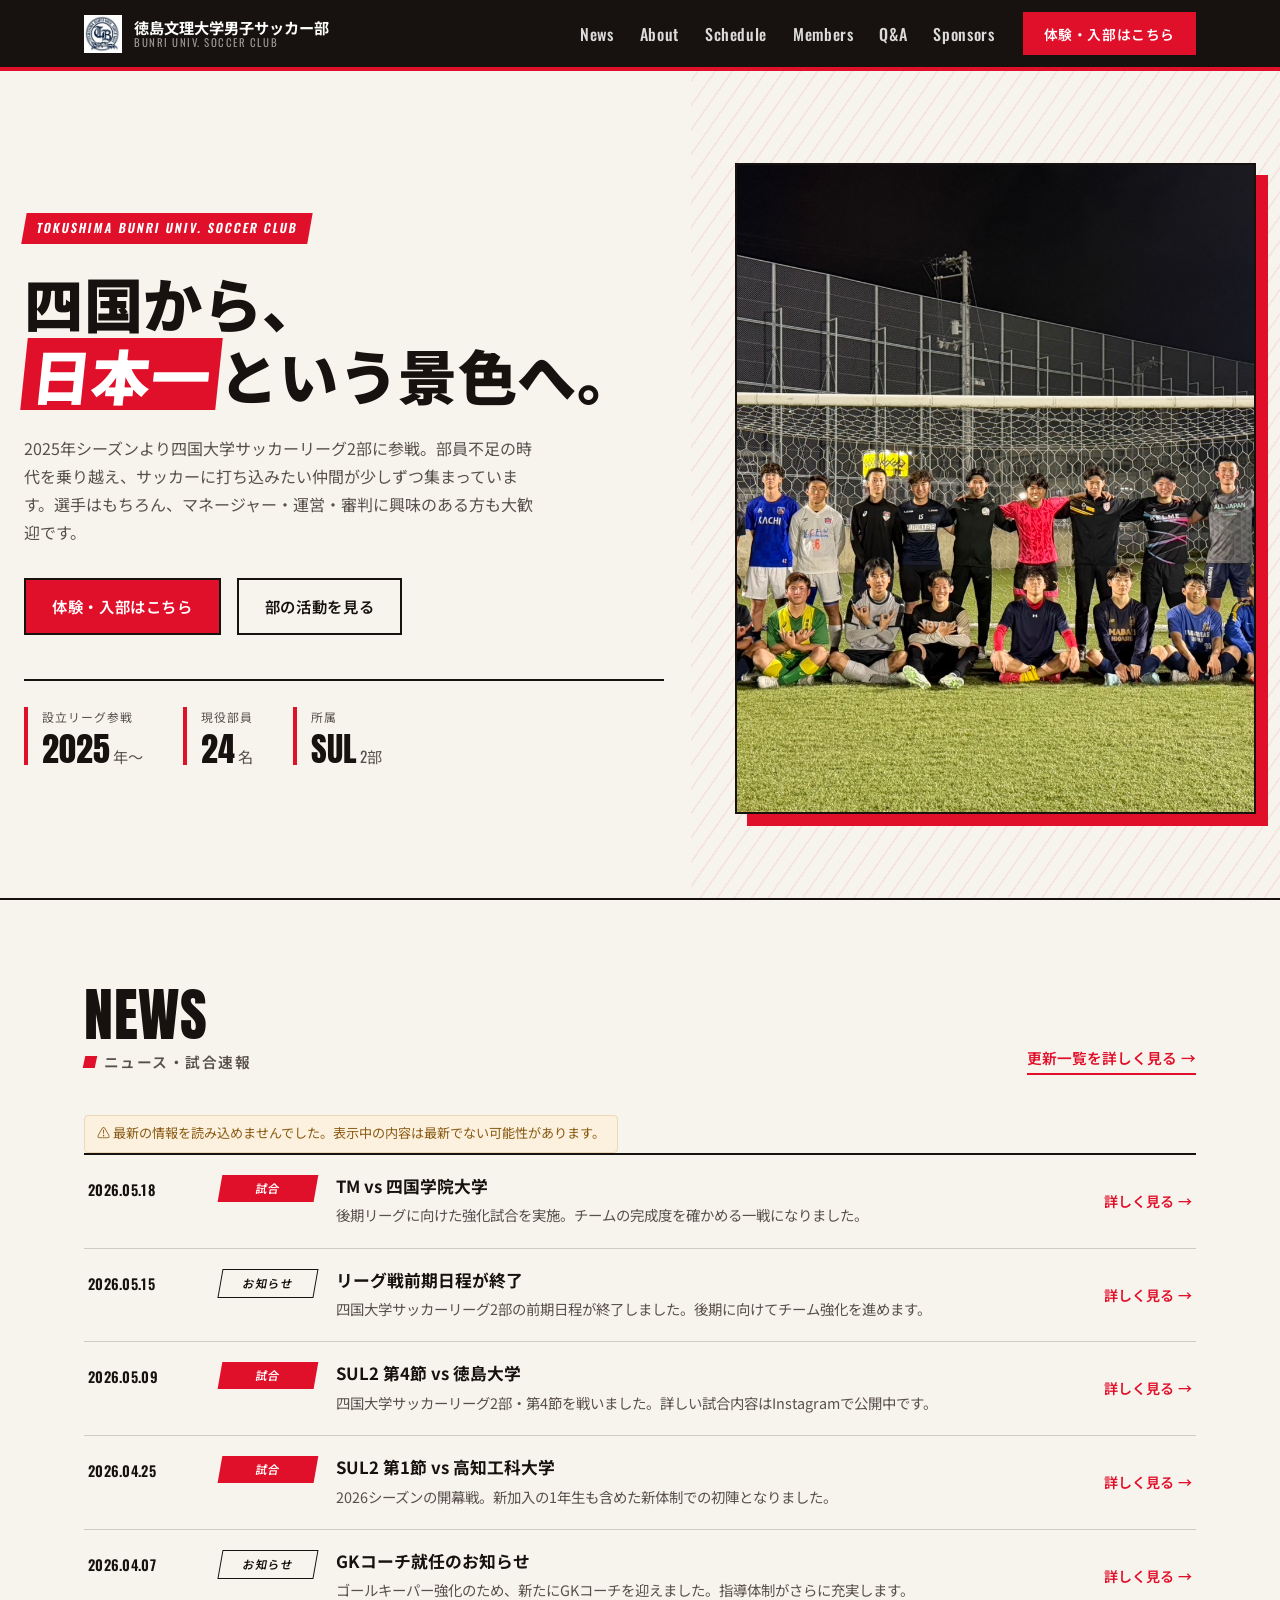
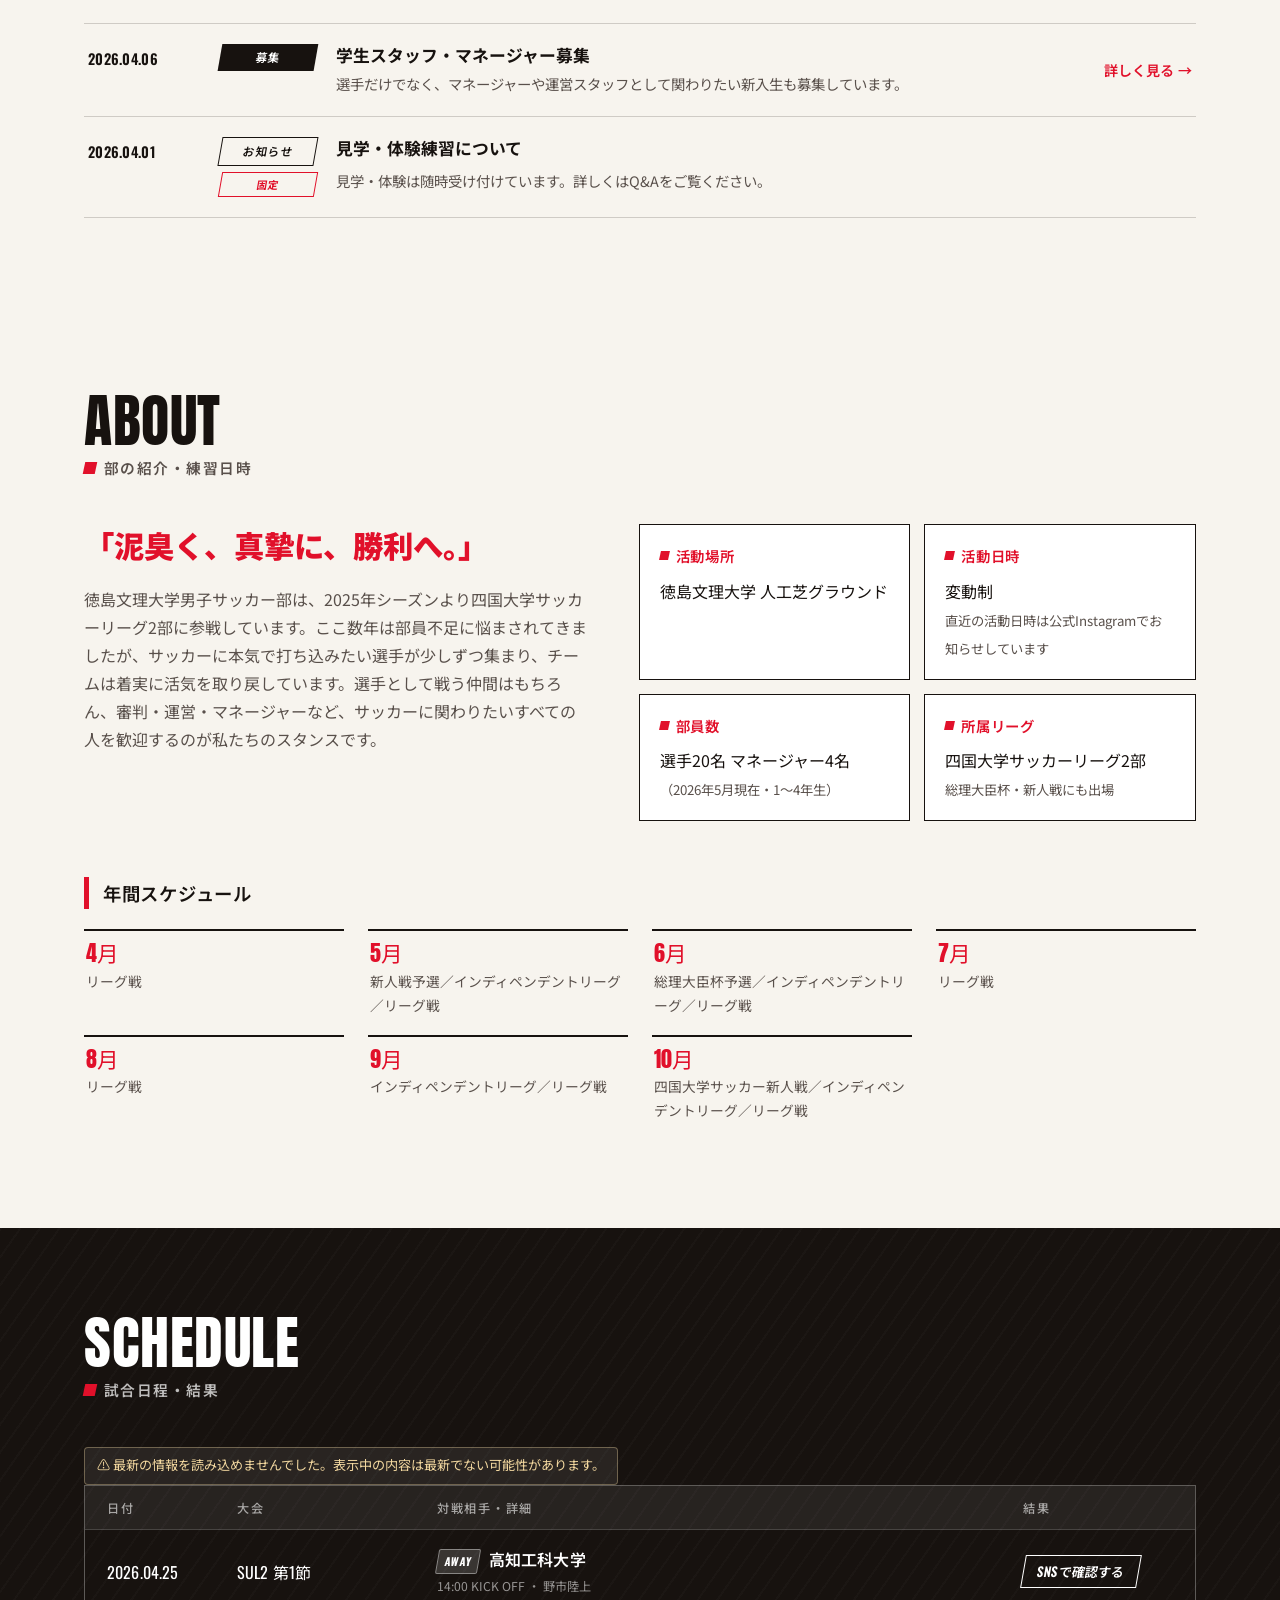
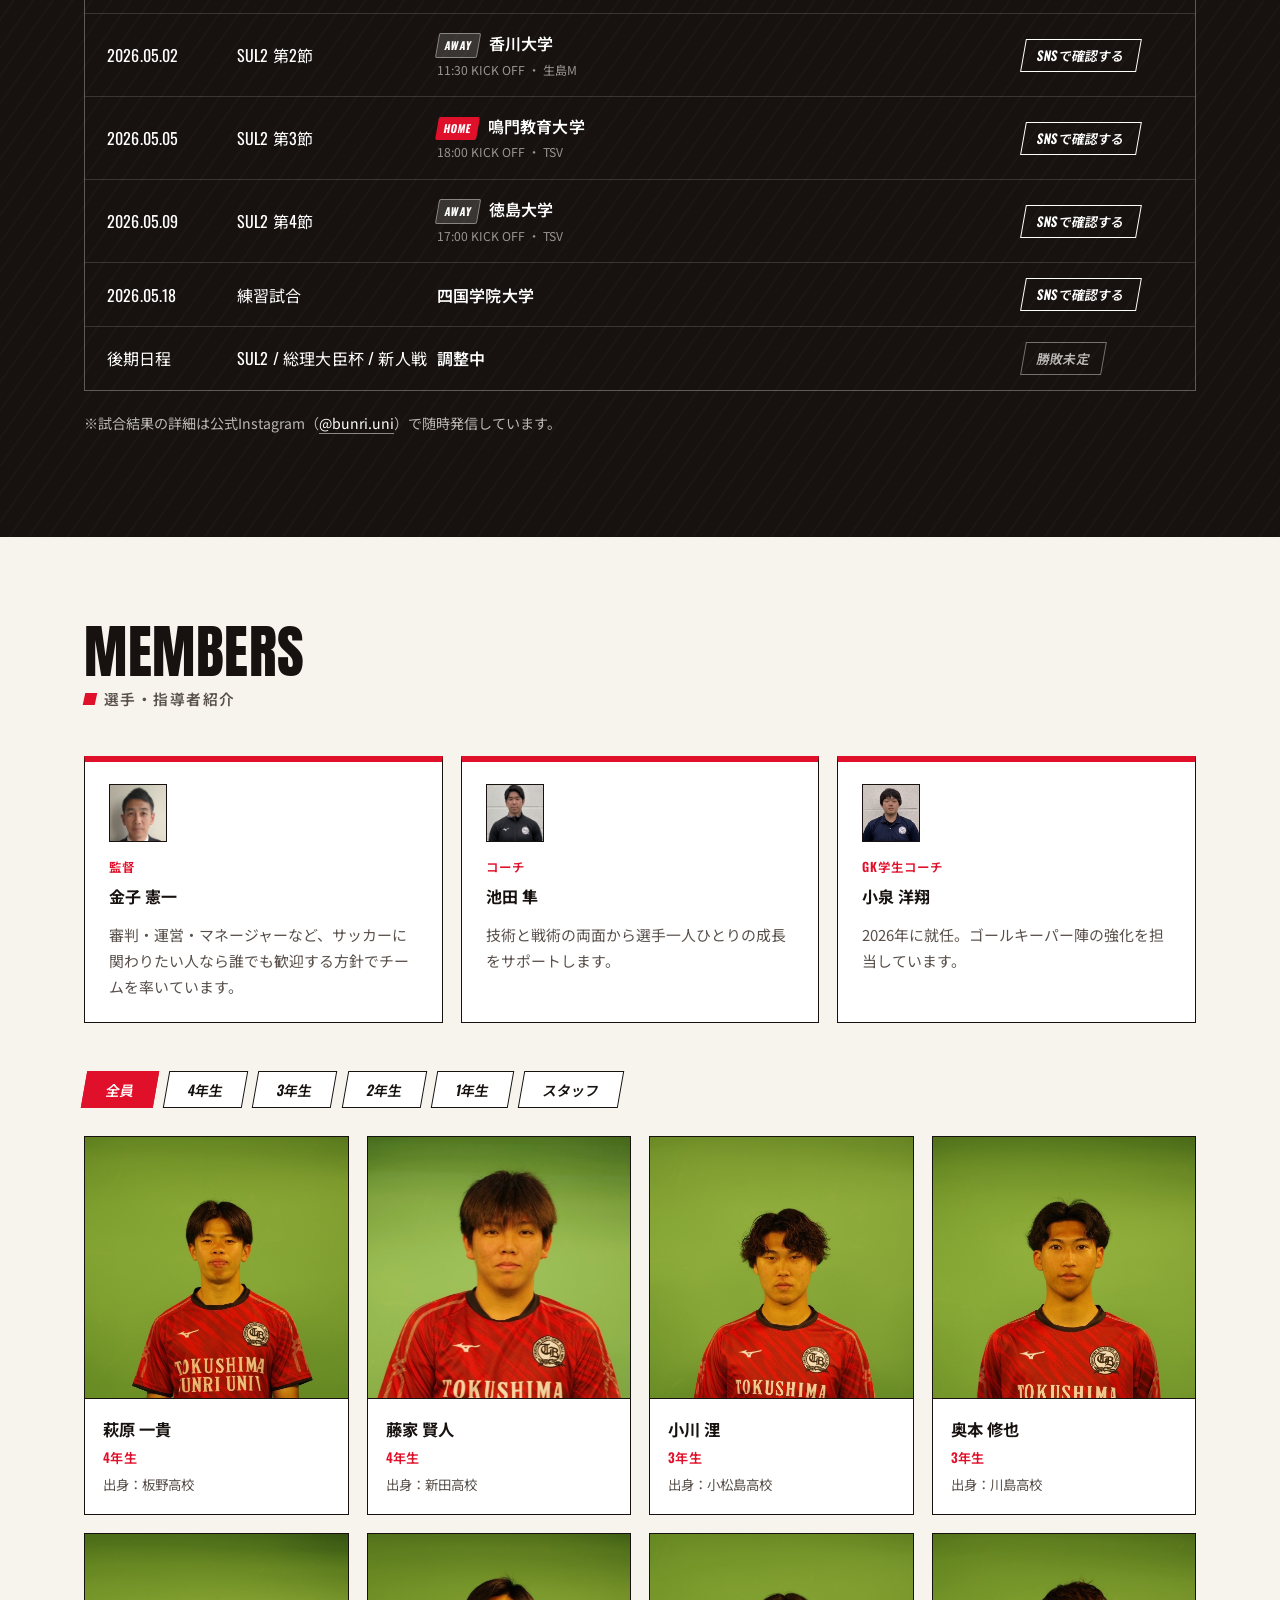
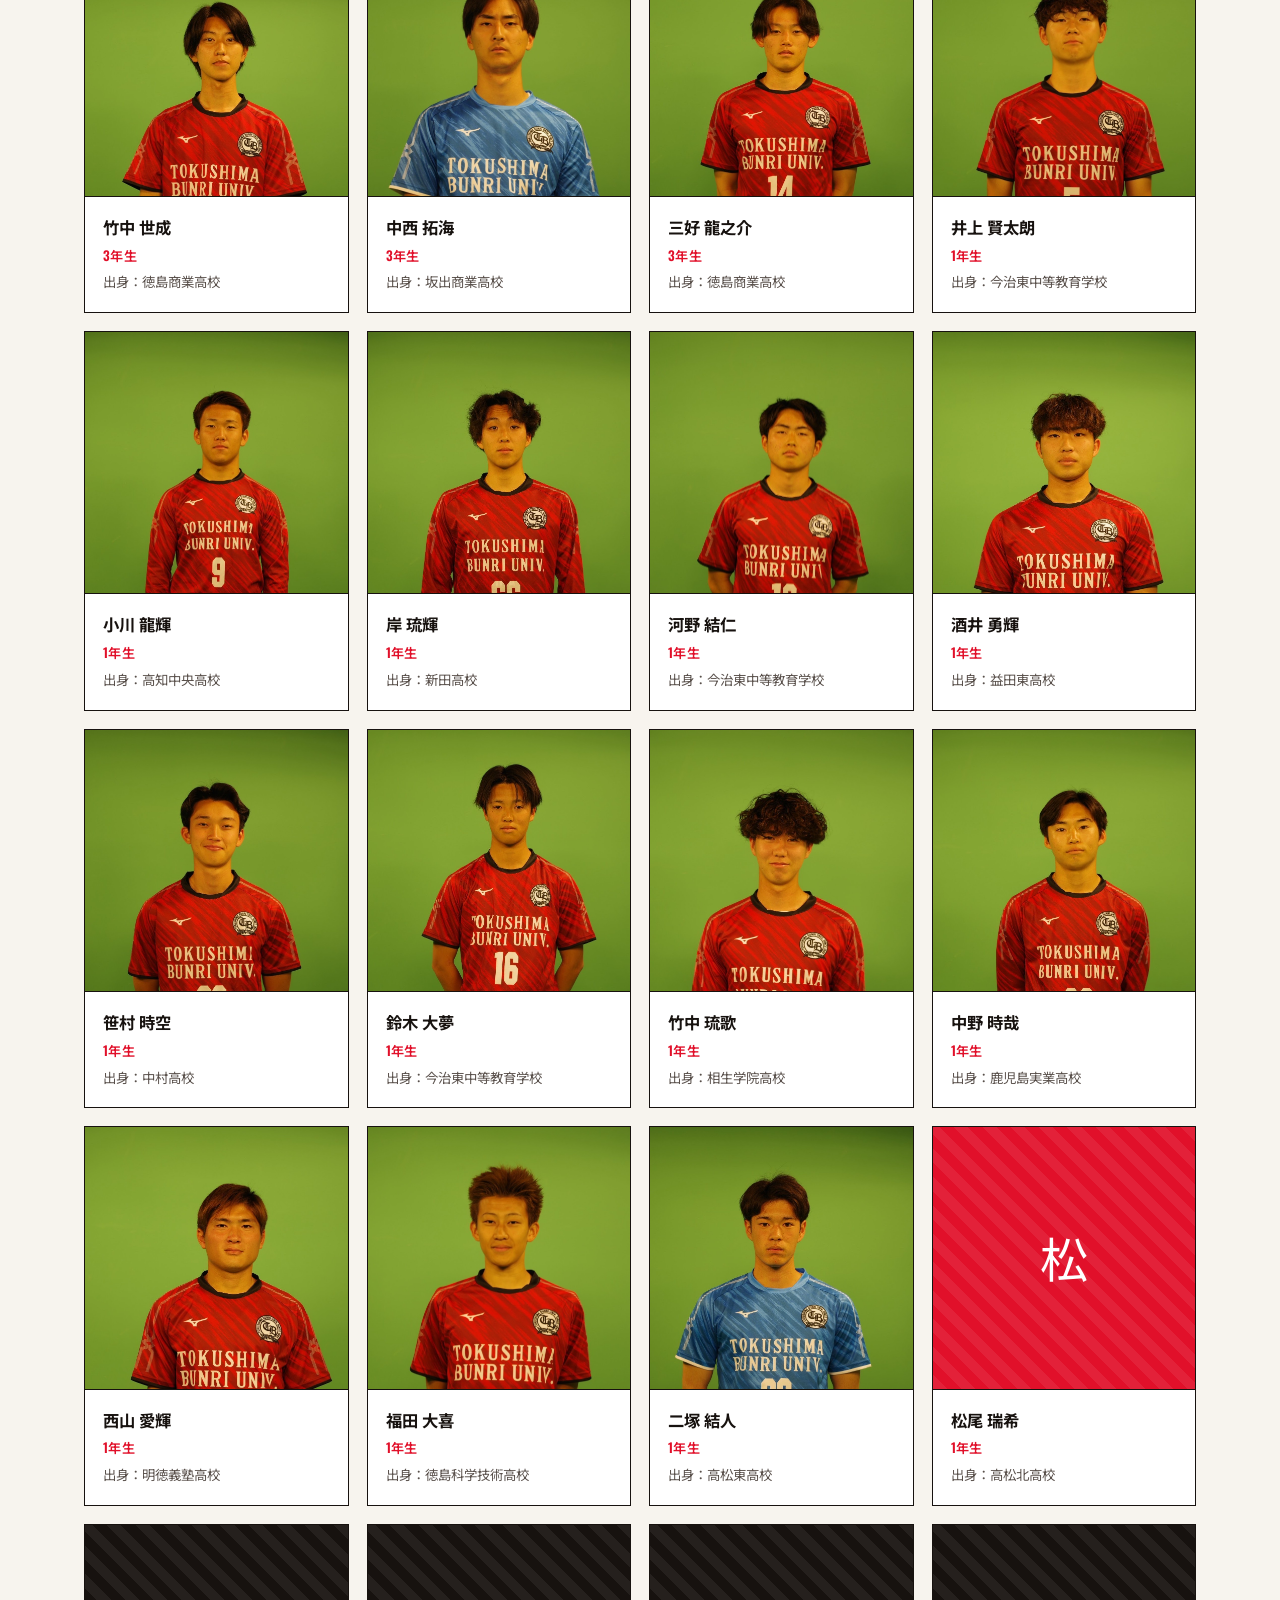
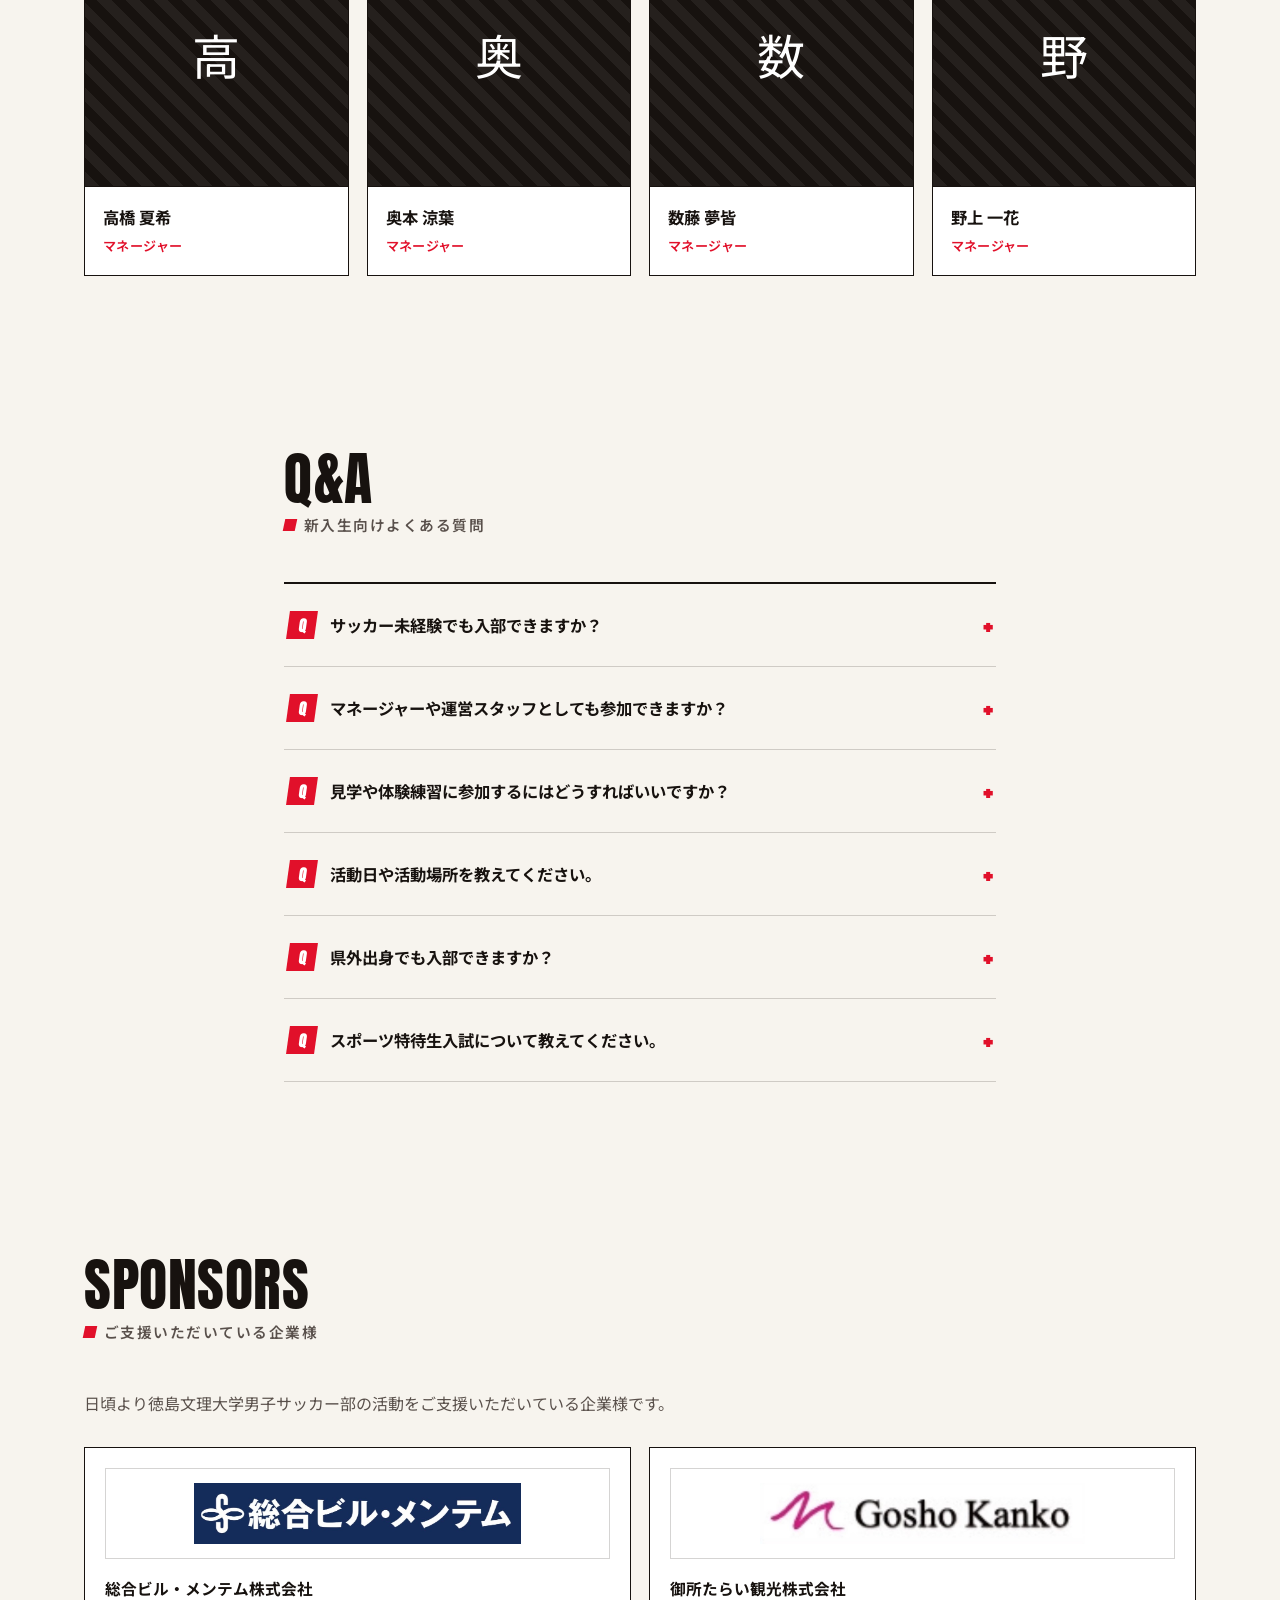
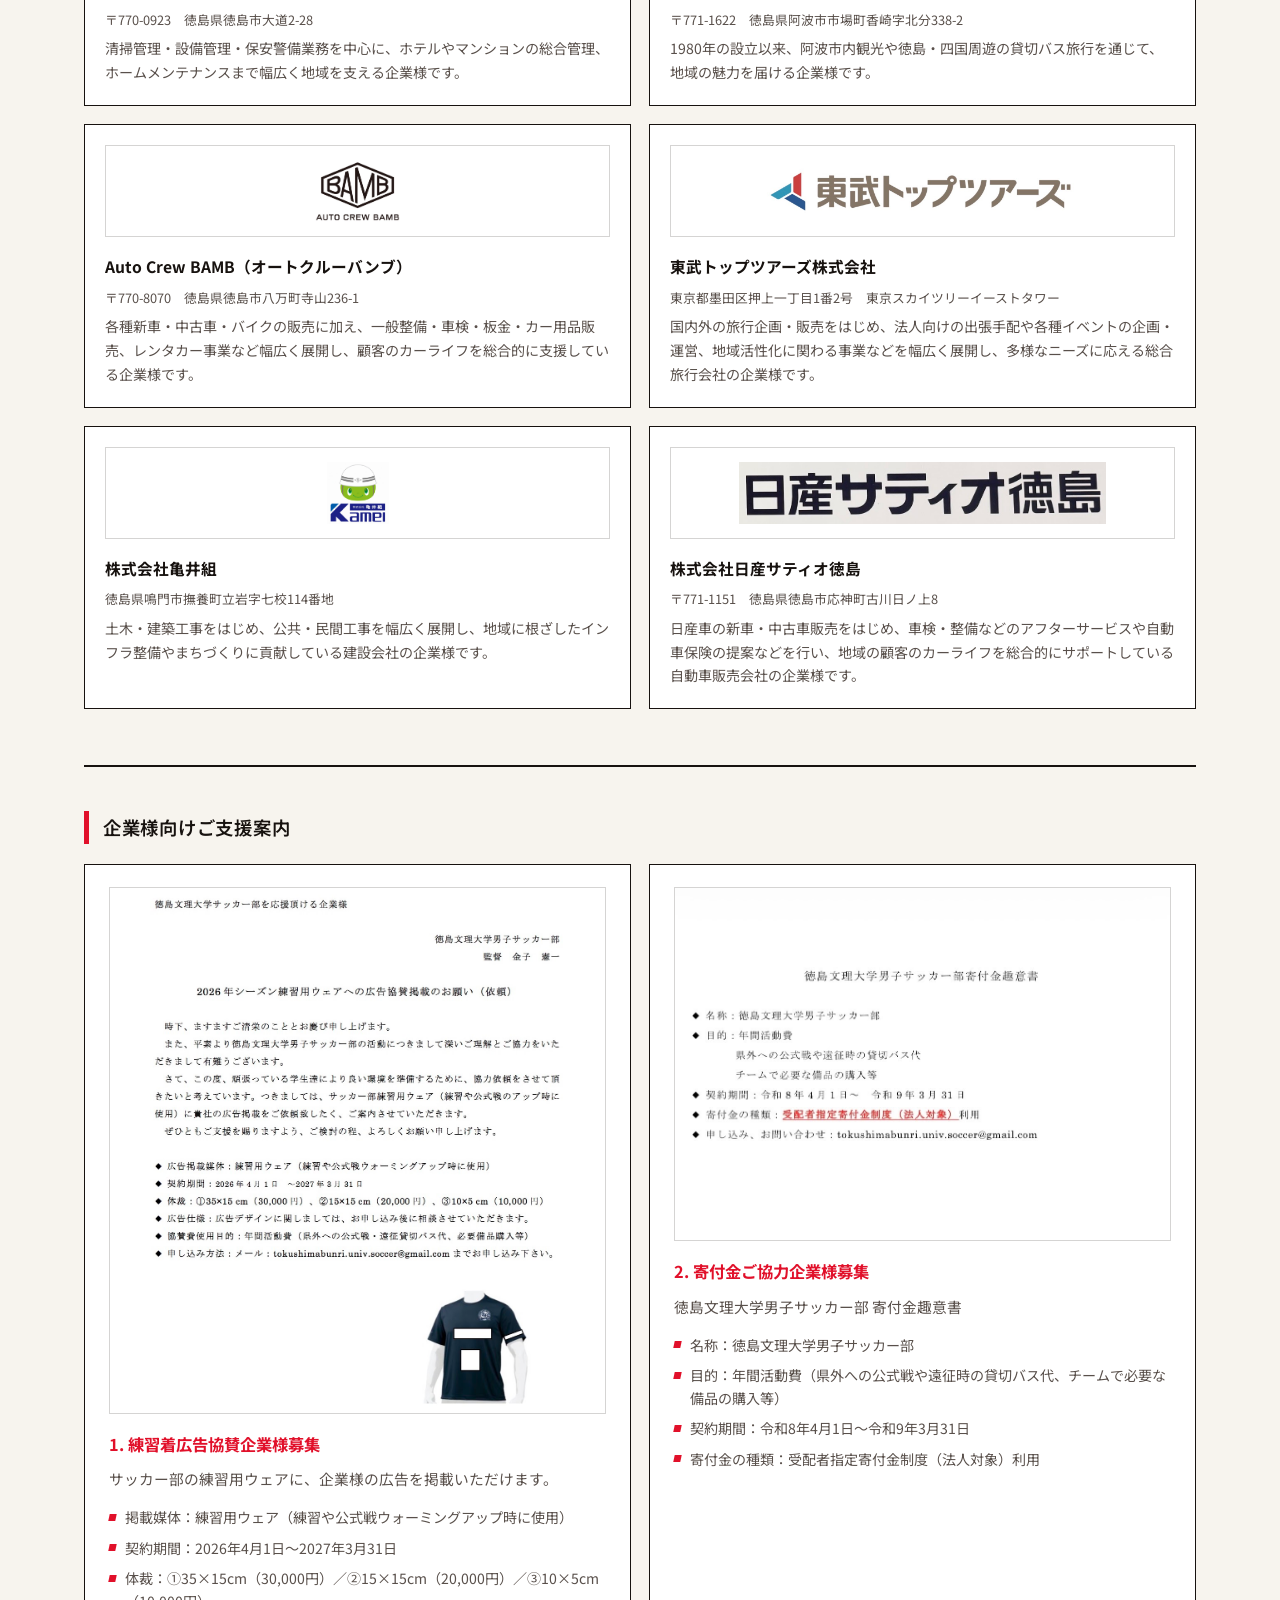
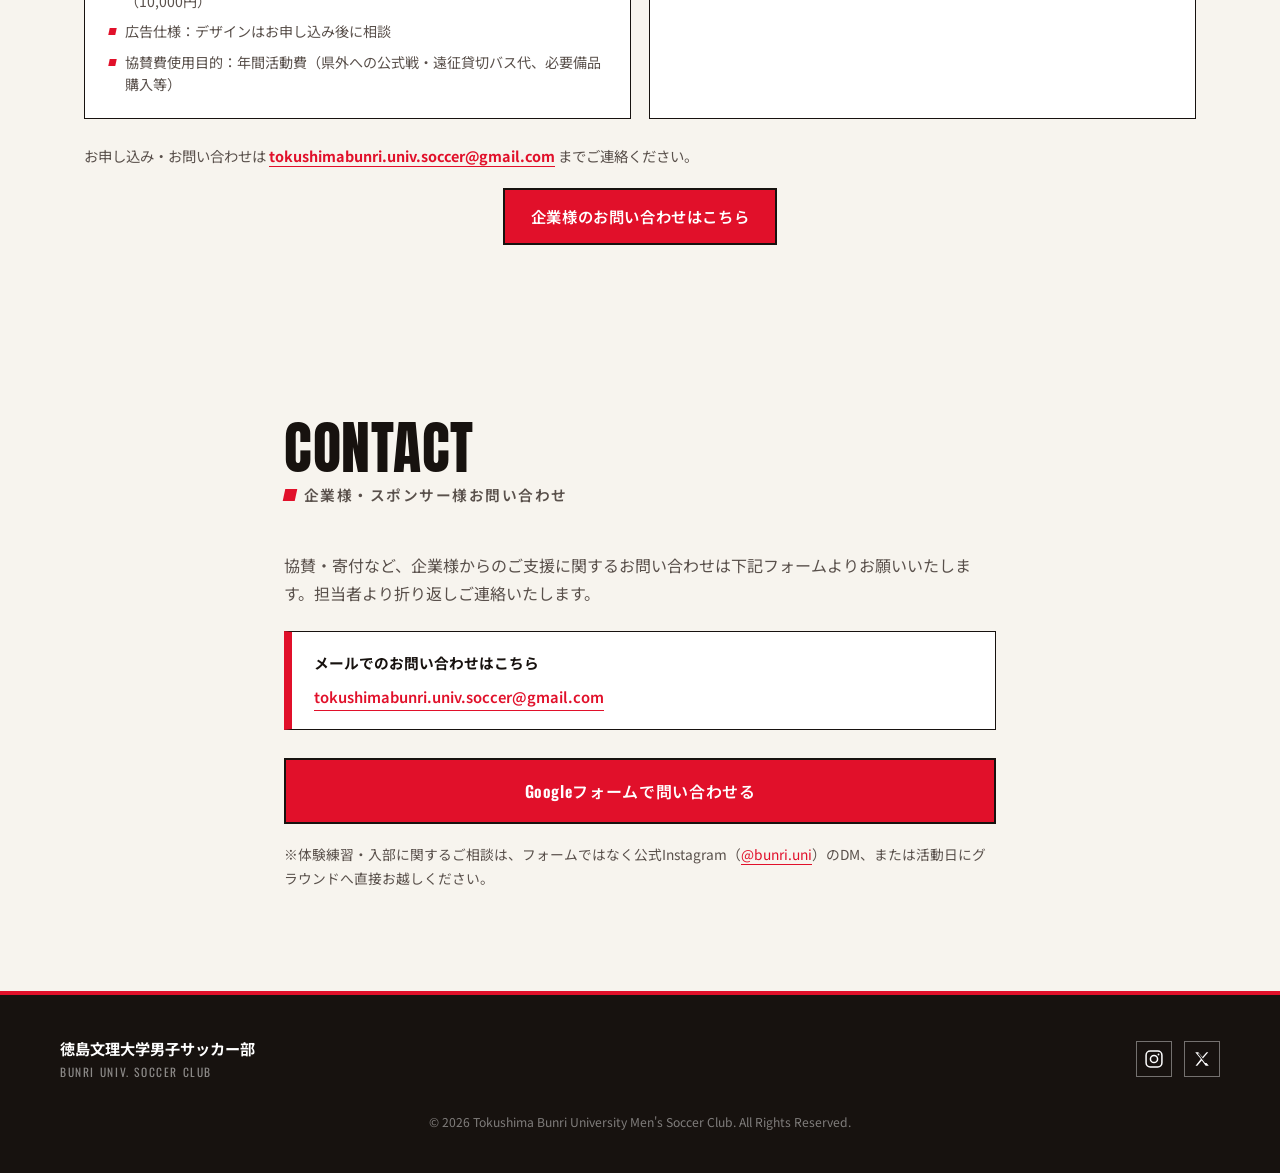
<file: index.html>
<!DOCTYPE html>
<html lang="ja">
<head>
<meta charset="UTF-8">
<meta name="viewport" content="width=device-width, initial-scale=1.0">
<title>徳島文理大学男子サッカー部 | 公式サイト（リニューアル版）</title>
<meta name="description" content="徳島文理大学男子サッカー部の公式サイト。2025年より四国大学サッカーリーグ2部に参戦。ニュース、試合日程、選手・スタッフ紹介はこちらから。">
<link rel="preconnect" href="https://fonts.googleapis.com">
<link rel="preconnect" href="https://fonts.gstatic.com" crossorigin>
<link href="https://fonts.googleapis.com/css2?family=Anton&family=Noto+Sans+JP:wght@400;500;700;900&family=Oswald:wght@400;500;600;700&display=swap" rel="stylesheet">
<link rel="stylesheet" href="styles.css">
</head>
<body>

<a class="skip-link" href="#main">本文へスキップ</a>

<!-- ===== HEADER =====
     クラブ名・SNSリンクなどは data.js の siteData から自動反映されます -->
<header class="site-header" id="top">
  <div class="header-inner">
    <a href="#top" class="logo" aria-label="徳島文理大学男子サッカー部 トップへ">
      <span class="logo-mark js-logo-initial" aria-hidden="true">B</span>
      <span class="logo-text">
        <span class="logo-jp js-club-name-jp">徳島文理大学男子サッカー部</span>
        <span class="logo-en js-club-name-en">BUNRI UNIV. SOCCER CLUB</span>
      </span>
    </a>

    <button class="nav-toggle" id="navToggle" aria-expanded="false" aria-controls="primaryNav" aria-label="メニューを開く">
      <span></span><span></span><span></span>
    </button>

    <nav class="primary-nav" id="primaryNav">
      <ul>
        <li><a href="#news" class="nav-link">News</a></li>
        <li><a href="#about" class="nav-link">About</a></li>
        <li><a href="#schedule" class="nav-link">Schedule</a></li>
        <li><a href="#members" class="nav-link">Members</a></li>
        <li><a href="#faq" class="nav-link">Q&amp;A</a></li>
        <li><a href="#sponsors" class="nav-link">Sponsors</a></li>
      </ul>
      <a href="#" target="_blank" rel="noopener" class="btn btn-cta nav-cta js-instagram-link">体験・入部はこちら</a>
    </nav>
  </div>
</header>

<main id="main">

  <!-- ===== HERO =====
       見出し・写真・数字は data.js の heroData から自動反映されます -->
  <section class="hero" aria-label="トップビジュアル">
    <div class="hero-arc" aria-hidden="true"></div>
    <div class="hero-inner">
      <p class="eyebrow" id="heroEyebrow"></p>
      <h1 class="hero-copy" id="heroHeadline"></h1>
      <p class="hero-sub" id="heroSub"></p>
      <div class="hero-actions">
        <a href="#" target="_blank" rel="noopener" class="btn btn-cta js-instagram-link" id="heroCta">体験・入部はこちら</a>
        <a href="#about" class="btn btn-ghost">部の活動を見る</a>
      </div>
      <dl class="hero-stats" id="heroStats">
        <!-- data.js の heroData.stats がここに自動で表示されます -->
      </dl>
    </div>
    <!-- heroData.photo に画像パスがあれば、ここに自動で写真が表示されます。
         無ければ下のダミー表示のままになります。 -->
    <div class="hero-photo" id="heroPhoto">
      <div class="photo-placeholder">
        <svg viewBox="0 0 64 64" width="64" height="64" aria-hidden="true">
          <circle cx="32" cy="32" r="27" fill="none" stroke="currentColor" stroke-width="2"/>
          <path d="M32 13 L40 19 L37 29 L27 29 L24 19 Z" fill="currentColor"/>
        </svg>
        <span>TEAM PHOTO</span>
      </div>
    </div>
  </section>

  <!-- ===== NEWS =====
       中身は data.js の newsData を JavaScript で自動的に流し込みます。 -->
  <section class="section news-section" id="news">
    <div class="section-inner">
      <div class="section-head">
        <h2 class="section-title"><span class="section-title-en">News</span><span class="section-title-jp">ニュース・試合速報</span></h2>
        <a href="news.html" class="section-link">更新一覧を詳しく見る →</a>
      </div>
      <p class="sync-warning" id="newsSyncWarning" hidden>⚠ 最新の情報を読み込めませんでした。表示中の内容は最新でない可能性があります。</p>

      <div class="news-grid" id="newsGrid">
        <!-- data.js の newsData がここに自動で表示されます -->
      </div>
    </div>
  </section>

  <!-- ===== ABOUT & SCHEDULE =====
       中身は data.js の aboutData を JavaScript で自動的に流し込みます。 -->
  <section class="section about-section" id="about">
    <div class="section-inner">
      <h2 class="section-title"><span class="section-title-en">About</span><span class="section-title-jp">部の紹介・練習日時</span></h2>

      <div class="about-grid">
        <div class="about-lead">
          <p class="about-slogan" id="aboutSlogan"></p>
          <p class="about-text" id="aboutText"></p>
        </div>

        <dl class="about-facts" id="aboutFacts">
          <!-- data.js の aboutData.facts がここに自動で表示されます -->
        </dl>
      </div>

      <div class="year-schedule">
        <h3 class="sub-title">年間スケジュール</h3>
        <div class="year-schedule-grid" id="yearScheduleGrid">
          <!-- data.js の aboutData.yearSchedule がここに自動で表示されます -->
        </div>
      </div>
    </div>
  </section>

  <!-- ===== SCHEDULE / RESULTS =====
       中身は data.js の scheduleData を JavaScript で自動的に流し込みます。 -->
  <section class="section results-section" id="schedule">
    <div class="section-inner">
      <h2 class="section-title section-title--light"><span class="section-title-en">Schedule</span><span class="section-title-jp">試合日程・結果</span></h2>
      <p class="sync-warning sync-warning--light" id="scheduleSyncWarning" hidden>⚠ 最新の情報を読み込めませんでした。表示中の内容は最新でない可能性があります。</p>

      <div class="scoreboard" role="table" aria-label="2026シーズン 四国大学サッカーリーグ2部の試合日程">
        <div class="scoreboard-row scoreboard-head" role="row">
          <span role="columnheader">日付</span>
          <span role="columnheader">大会</span>
          <span role="columnheader">対戦相手・詳細</span>
          <span role="columnheader">結果</span>
        </div>
        <div id="scheduleBody">
          <!-- data.js の scheduleData がここに自動で表示されます -->
        </div>
      </div>
      <p class="results-note">
        ※試合結果の詳細は公式Instagram（<a href="#" target="_blank" rel="noopener" class="js-instagram-link"><span class="js-instagram-handle">@bunri.uni</span></a>）で随時発信しています。
      </p>
    </div>
  </section>

  <!-- ===== MEMBERS =====
       監督・コーチのコメントは data.js の staffData、
       選手カードは data.js の playersData を JavaScript で自動的に流し込みます。 -->
  <section class="section members-section" id="members">
    <div class="section-inner">
      <h2 class="section-title"><span class="section-title-en">Members</span><span class="section-title-jp">選手・指導者紹介</span></h2>

      <div class="staff-comments" id="staffComments">
        <!-- data.js の staffData がここに自動で表示されます -->
      </div>

      <div class="filter-bar" role="group" aria-label="選手フィルター">
        <button class="filter-btn is-active" data-filter="all">全員</button>
        <button class="filter-btn" data-filter="4年">4年生</button>
        <button class="filter-btn" data-filter="3年">3年生</button>
        <button class="filter-btn" data-filter="2年">2年生</button>
        <button class="filter-btn" data-filter="1年">1年生</button>
        <button class="filter-btn" data-filter="スタッフ">スタッフ</button>
      </div>

      <div class="player-grid" id="playerGrid">
        <!-- data.js の playersData がここに自動で表示されます -->
      </div>
      <p class="filter-empty" id="filterEmpty" hidden>該当する部員がいません。</p>
    </div>
  </section>

  <!-- ===== FAQ =====
       質問・回答は data.js の faqData を JavaScript で自動的に流し込みます。 -->
  <section class="section faq-section" id="faq">
    <div class="section-inner section-inner--narrow">
      <h2 class="section-title"><span class="section-title-en">Q&amp;A</span><span class="section-title-jp">新入生向けよくある質問</span></h2>

      <div class="accordion" id="faqAccordion">
        <!-- data.js の faqData がここに自動で表示されます -->
      </div>
    </div>
  </section>

  <!-- ===== SPONSORS =====
       企業紹介は data.js の sponsorsData、支援案内は supportData から
       JavaScript で自動的に流し込みます。 -->
  <section class="section sponsors-section" id="sponsors">
    <div class="section-inner">
      <h2 class="section-title"><span class="section-title-en">Sponsors</span><span class="section-title-jp">ご支援いただいている企業様</span></h2>
      <p class="sponsors-lead">日頃より徳島文理大学男子サッカー部の活動をご支援いただいている企業様です。</p>

      <ul class="sponsor-grid" id="sponsorGrid">
        <!-- data.js の sponsorsData がここに自動で表示されます -->
      </ul>

      <div class="sponsor-support">
        <h3 class="sub-title">企業様向けご支援案内</h3>
        <div class="support-grid" id="supportGrid">
          <!-- data.js の supportData がここに自動で表示されます -->
        </div>
        <p class="support-contact">
          お申し込み・お問い合わせは
          <a href="#" class="js-sponsor-email">tokushimabunri.univ.soccer@gmail.com</a>
          までご連絡ください。
        </p>
        <a href="#contact" class="btn btn-cta support-cta">企業様のお問い合わせはこちら</a>
      </div>
    </div>
  </section>

  <!-- ===== CONTACT =====
       企業様・スポンサー様専用のお問い合わせフォームです。
       体験練習・入部のご相談は、公式Instagramへ直接ご連絡いただく形にしています。 -->
  <section class="section contact-section" id="contact">
    <div class="section-inner section-inner--narrow">
      <h2 class="section-title"><span class="section-title-en">Contact</span><span class="section-title-jp">企業様・スポンサー様お問い合わせ</span></h2>
      <p class="contact-lead">協賛・寄付など、企業様からのご支援に関するお問い合わせは下記フォームよりお願いいたします。担当者より折り返しご連絡いたします。</p>

      <div class="contact-alt">
        <p><strong>メールでのお問い合わせはこちら</strong></p>
        <div class="contact-alt-links">
          <a href="#" class="js-sponsor-email">tokushimabunri.univ.soccer@gmail.com</a>
        </div>
      </div>

      <a href="#" id="gformButton" target="_blank" rel="noopener" class="btn btn-cta gform-button">Googleフォームで問い合わせる</a>

      <p class="contact-note">※体験練習・入部に関するご相談は、フォームではなく公式Instagram（<a href="#" target="_blank" rel="noopener" class="js-instagram-link"><span class="js-instagram-handle">@bunri.uni</span></a>）のDM、または活動日にグラウンドへ直接お越しください。</p>
    </div>
  </section>

</main>

<!-- ===== FOOTER =====
     クラブ名・SNSリンク・著作権表記は data.js の siteData から自動反映されます -->
<footer class="site-footer">
  <div class="footer-inner">
    <div class="footer-brand">
      <span class="logo-jp js-club-name-jp">徳島文理大学男子サッカー部</span>
      <span class="logo-en js-club-name-en">BUNRI UNIV. SOCCER CLUB</span>
    </div>

    <ul class="footer-social">
      <li><a href="#" target="_blank" rel="noopener" aria-label="Instagram" class="js-instagram-link">
        <svg viewBox="0 0 24 24" width="20" height="20"><rect x="2.5" y="2.5" width="19" height="19" rx="5" fill="none" stroke="currentColor" stroke-width="1.8"/><circle cx="12" cy="12" r="4.3" fill="none" stroke="currentColor" stroke-width="1.8"/><circle cx="17.4" cy="6.6" r="1.1" fill="currentColor"/></svg>
      </a></li>
      <li><a href="#" target="_blank" rel="noopener" aria-label="X (Twitter)" class="js-x-link">
        <svg viewBox="0 0 24 24" width="18" height="18"><path fill="currentColor" d="M3 3l7.5 9.1L3.4 21h2.3l6-6.9L16.9 21H21l-7.9-9.6L20.4 3h-2.3l-5.6 6.4L7.1 3H3zm3.1 1.6h2l9.9 12.8h-2L6.1 4.6z"/></svg>
      </a></li>
    </ul>

    <p class="footer-copy" id="footerCopy">&copy; 2026 Tokushima Bunri University Men's Soccer Club. All Rights Reserved.</p>
  </div>
</footer>

<script src="data.js"></script>
<script src="sheets-sync.js"></script>
<script src="script.js"></script>
</body>
</html>
</file>
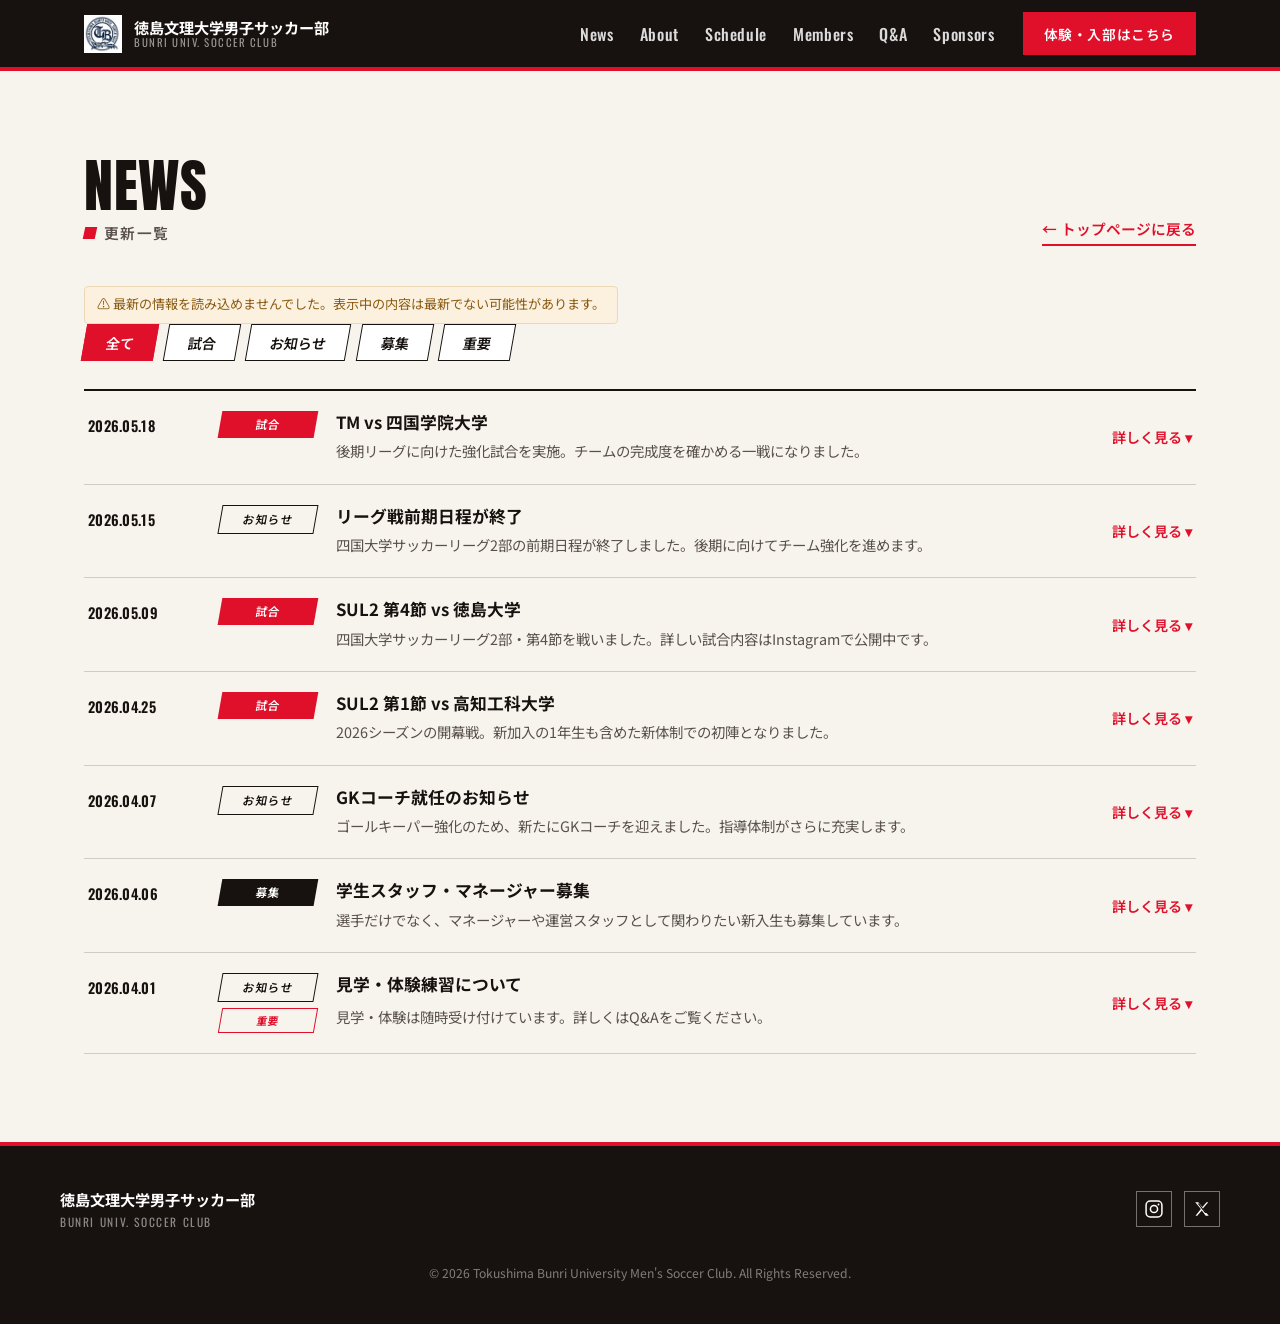
<file: news.html>
<!DOCTYPE html>
<html lang="ja">
<head>
<meta charset="UTF-8">
<meta name="viewport" content="width=device-width, initial-scale=1.0">
<title>更新一覧 | 徳島文理大学男子サッカー部</title>
<meta name="description" content="徳島文理大学男子サッカー部のニュース・試合速報の更新一覧です。">
<link rel="preconnect" href="https://fonts.googleapis.com">
<link rel="preconnect" href="https://fonts.gstatic.com" crossorigin>
<link href="https://fonts.googleapis.com/css2?family=Anton&family=Noto+Sans+JP:wght@400;500;700;900&family=Oswald:wght@400;500;600;700&display=swap" rel="stylesheet">
<link rel="stylesheet" href="styles.css">
</head>
<body>

<a class="skip-link" href="#main">本文へスキップ</a>

<!-- ===== HEADER =====
     index.html と同じヘッダーです。クラブ名・SNSリンクなどは data.js の siteData から自動反映されます -->
<header class="site-header" id="top">
  <div class="header-inner">
    <a href="index.html" class="logo" aria-label="徳島文理大学男子サッカー部 トップへ">
      <span class="logo-mark js-logo-initial" aria-hidden="true">B</span>
      <span class="logo-text">
        <span class="logo-jp js-club-name-jp">徳島文理大学男子サッカー部</span>
        <span class="logo-en js-club-name-en">BUNRI UNIV. SOCCER CLUB</span>
      </span>
    </a>

    <button class="nav-toggle" id="navToggle" aria-expanded="false" aria-controls="primaryNav" aria-label="メニューを開く">
      <span></span><span></span><span></span>
    </button>

    <nav class="primary-nav" id="primaryNav">
      <ul>
        <li><a href="index.html#news" class="nav-link">News</a></li>
        <li><a href="index.html#about" class="nav-link">About</a></li>
        <li><a href="index.html#schedule" class="nav-link">Schedule</a></li>
        <li><a href="index.html#members" class="nav-link">Members</a></li>
        <li><a href="index.html#faq" class="nav-link">Q&amp;A</a></li>
        <li><a href="index.html#sponsors" class="nav-link">Sponsors</a></li>
      </ul>
      <a href="#" target="_blank" rel="noopener" class="btn btn-cta nav-cta js-instagram-link">体験・入部はこちら</a>
    </nav>
  </div>
</header>

<main id="main">

  <!-- ===== 更新一覧（ホームと同じ News カードを再利用） =====
       中身は data.js の newsData（またはGoogleフォーム連携）を
       JavaScript で自動的に流し込みます。件数の上限はありません。 -->
  <section class="section news-section">
    <div class="section-inner">
      <div class="section-head">
        <h2 class="section-title"><span class="section-title-en">News</span><span class="section-title-jp">更新一覧</span></h2>
        <a href="index.html#news" class="section-link">← トップページに戻る</a>
      </div>
      <p class="sync-warning" id="newsSyncWarning" hidden>⚠ 最新の情報を読み込めませんでした。表示中の内容は最新でない可能性があります。</p>

      <div class="filter-bar" role="group" aria-label="ニュースの種類で絞り込み">
        <button class="filter-btn is-active" data-filter="all">全て</button>
        <button class="filter-btn" data-filter="match">試合</button>
        <button class="filter-btn" data-filter="info">お知らせ</button>
        <button class="filter-btn" data-filter="recruit">募集</button>
        <button class="filter-btn" data-filter="pinned">重要</button>
      </div>

      <div class="news-grid" id="archiveList">
        <!-- news-archive.js がここに全件を自動で表示します -->
      </div>
      <p class="filter-empty" id="archiveEmpty" hidden>該当するニュースがありません。</p>
    </div>
  </section>

</main>

<!-- ===== FOOTER =====
     index.html と同じフッターです -->
<footer class="site-footer">
  <div class="footer-inner">
    <div class="footer-brand">
      <span class="logo-jp js-club-name-jp">徳島文理大学男子サッカー部</span>
      <span class="logo-en js-club-name-en">BUNRI UNIV. SOCCER CLUB</span>
    </div>

    <ul class="footer-social">
      <li><a href="#" target="_blank" rel="noopener" aria-label="Instagram" class="js-instagram-link">
        <svg viewBox="0 0 24 24" width="20" height="20"><rect x="2.5" y="2.5" width="19" height="19" rx="5" fill="none" stroke="currentColor" stroke-width="1.8"/><circle cx="12" cy="12" r="4.3" fill="none" stroke="currentColor" stroke-width="1.8"/><circle cx="17.4" cy="6.6" r="1.1" fill="currentColor"/></svg>
      </a></li>
      <li><a href="#" target="_blank" rel="noopener" aria-label="X (Twitter)" class="js-x-link">
        <svg viewBox="0 0 24 24" width="18" height="18"><path fill="currentColor" d="M3 3l7.5 9.1L3.4 21h2.3l6-6.9L16.9 21H21l-7.9-9.6L20.4 3h-2.3l-5.6 6.4L7.1 3H3zm3.1 1.6h2l9.9 12.8h-2L6.1 4.6z"/></svg>
      </a></li>
    </ul>

    <p class="footer-copy" id="footerCopy">&copy; 2026 Tokushima Bunri University Men's Soccer Club. All Rights Reserved.</p>
  </div>
</footer>

<script src="data.js"></script>
<script src="sheets-sync.js"></script>
<script src="script.js"></script>
<script src="news-archive.js"></script>
</body>
</html>
</file>
<file: styles.css>
/* =========================================================
   徳島文理大学男子サッカー部 - スタイルシート
   デザイン方針：部活ポスター風（角ばった・平面的・赤×黒×紙色）
   ・グラデーション、丸角、ぼかし影は使わない
   ・アクセントは「斜めに傾いたタグ」「ベタ塗りのずらし影」
========================================================= */
:root{
  --red:        #E1102A;
  --red-deep:   #A50D20;
  --ink:        #17120F;
  --ink-soft:   #59504B;
  --paper:      #F7F4EE;
  --white:      #FFFFFF;
  --line:       rgba(23,18,15,.18);

  --font-display: "Anton", "Oswald", "Noto Sans JP", sans-serif;
  --font-label: "Oswald", "Noto Sans JP", sans-serif;
  --font-body: "Noto Sans JP", sans-serif;

  --max-width: 1160px;
}

*, *::before, *::after{ box-sizing: border-box; }
html{ scroll-behavior: smooth; }
@media (prefers-reduced-motion: reduce){
  html{ scroll-behavior: auto; }
  *{ animation-duration: .001ms !important; animation-iteration-count: 1 !important; transition-duration: .001ms !important; }
}

body{
  margin: 0;
  font-family: var(--font-body);
  color: var(--ink);
  background: var(--paper);
  line-height: 1.75;
  -webkit-font-smoothing: antialiased;
}

h1, h2, h3{ font-family: var(--font-display); margin: 0; font-weight: 400; }

a{ color: inherit; text-decoration: none; }
ul{ list-style: none; margin: 0; padding: 0; }
img{ max-width: 100%; display: block; }
button{ font-family: inherit; cursor: pointer; }
input, textarea, select{ font-family: inherit; font-size: 1rem; }

::selection{ background: var(--red); color: var(--white); }

.skip-link{
  position: absolute; left: -999px; top: 0;
  background: var(--red); color: var(--white); padding: .6em 1em; z-index: 200;
}
.skip-link:focus{ left: 0; }

:focus-visible{
  outline: 3px solid var(--red);
  outline-offset: 2px;
}

.section-inner{
  max-width: var(--max-width);
  margin: 0 auto;
  padding: 0 24px;
}
.section-inner--narrow{ max-width: 760px; }

.section{ padding: 88px 0; }

/* ---- 見出し：大きな英字＋赤い角形マーク付き日本語ラベル ---- */
.section-head{
  display: flex;
  align-items: flex-end;
  justify-content: space-between;
  gap: 20px;
  margin-bottom: 40px;
  flex-wrap: wrap;
}
.section-link{
  font-family: var(--font-label);
  font-weight: 600;
  font-size: .92rem;
  color: var(--red);
  border-bottom: 2px solid var(--red);
  padding-bottom: 2px;
  white-space: nowrap;
}
.section-link:hover{ background: var(--red); color: var(--white); }

.section-title{
  display: flex;
  flex-direction: column;
  gap: 6px;
  margin-bottom: 44px;
}
.section-head .section-title{ margin-bottom: 0; }
.section-title-en{
  font-family: var(--font-display);
  font-size: clamp(2.5rem, 5.8vw, 3.6rem);
  letter-spacing: .01em;
  color: var(--ink);
  line-height: .95;
  text-transform: uppercase;
}
.section-title-jp{
  font-family: var(--font-label);
  font-size: .92rem;
  font-weight: 600;
  letter-spacing: .1em;
  color: var(--ink-soft);
  display: flex;
  align-items: center;
  gap: 8px;
}
.section-title-jp::before{
  content: "";
  width: 12px;
  height: 12px;
  background: var(--red);
  transform: skewX(-12deg);
  flex-shrink: 0;
}
.section-title--light .section-title-en{ color: var(--white); }
.section-title--light .section-title-jp{ color: rgba(255,255,255,.72); }

.sub-title{
  font-family: var(--font-label);
  font-size: 1.15rem;
  font-weight: 600;
  letter-spacing: .04em;
  color: var(--ink);
  margin: 0 0 20px;
  padding-left: 14px;
  border-left: 5px solid var(--red);
}

/* ---- ボタン：角ばった長方形＋ベタ塗りずらし影 ---- */
.btn{
  display: inline-flex;
  align-items: center;
  justify-content: center;
  gap: .4em;
  padding: .85em 1.7em;
  font-family: var(--font-label);
  font-weight: 600;
  font-size: .96rem;
  letter-spacing: .04em;
  border: 2px solid var(--ink);
  background: transparent;
  color: var(--ink);
  transition: transform .12s ease, box-shadow .12s ease, background-color .12s ease, color .12s ease;
  white-space: nowrap;
}
.btn:hover{
  transform: translate(-3px, -3px);
  box-shadow: 5px 5px 0 var(--ink);
}
.btn-cta{
  background: var(--red);
  border-color: var(--ink);
  color: var(--white);
}
.btn-ghost{
  border-color: var(--ink);
  color: var(--ink);
}
.btn-ghost:hover{ background: var(--ink); color: var(--white); }

/* =========================================================
   HEADER
========================================================= */
.site-header{
  position: sticky;
  top: 0;
  z-index: 100;
  background: var(--ink);
  border-bottom: 4px solid var(--red);
}
.header-inner{
  max-width: var(--max-width);
  margin: 0 auto;
  padding: 12px 24px;
  display: flex;
  align-items: center;
  justify-content: space-between;
  gap: 16px;
}
.logo{
  display: flex;
  align-items: center;
  gap: 12px;
  color: var(--white);
}
.logo-mark{
  display: flex;
  align-items: center;
  justify-content: center;
  width: 38px;
  height: 38px;
  background: var(--red);
  color: var(--white);
  font-family: var(--font-display);
  font-size: 1.25rem;
  flex-shrink: 0;
  overflow: hidden;
}
.logo-mark-img{
  width: 100%;
  height: 100%;
  object-fit: cover;
  display: block;
}
.logo-text{ display: flex; flex-direction: column; line-height: 1.2; }
.logo-jp{ font-weight: 700; font-size: .95rem; }
.logo-en{
  font-family: var(--font-label);
  font-size: .68rem;
  letter-spacing: .14em;
  color: rgba(255,255,255,.55);
}

.nav-toggle{
  display: none;
  flex-direction: column;
  justify-content: center;
  gap: 5px;
  width: 40px;
  height: 40px;
  background: transparent;
  border: none;
  padding: 0;
}
.nav-toggle span{
  display: block;
  height: 2px;
  background: var(--white);
}

.primary-nav{
  display: flex;
  align-items: center;
  gap: 26px;
}
.primary-nav ul{
  display: flex;
  gap: 22px;
}
.nav-link{
  font-family: var(--font-label);
  font-weight: 500;
  font-size: 1rem;
  letter-spacing: .04em;
  color: rgba(255,255,255,.85);
  padding: 6px 2px;
  border-bottom: 2px solid transparent;
  transition: border-color .12s ease, color .12s ease;
}
.nav-link:hover{ color: var(--red); border-color: var(--red); }
.nav-cta{
  padding: .55em 1.4em;
  font-size: .86rem;
  border-color: var(--red);
}
.nav-cta:hover{
  transform: none;
  box-shadow: none;
  background: var(--red-deep);
  border-color: var(--red-deep);
}

@media (max-width: 900px){
  .nav-toggle{ display: flex; }
  .primary-nav{
    position: fixed;
    inset: 66px 0 auto 0;
    background: var(--ink);
    flex-direction: column;
    align-items: stretch;
    padding: 20px 24px 28px;
    gap: 20px;
    border-bottom: 4px solid var(--red);
    transform: translateY(-120%);
    opacity: 0;
    transition: transform .22s ease, opacity .22s ease;
  }
  .primary-nav.is-open{ transform: translateY(0); opacity: 1; }
  .primary-nav ul{ flex-direction: column; gap: 4px; }
  .nav-link{ display: block; padding: 12px 4px; border-bottom: 1px solid rgba(255,255,255,.12); }
  .nav-cta{ text-align: center; margin-top: 4px; }
}

/* =========================================================
   HERO（明るい紙色ベース＋黒の大見出し＋赤のマーカー）
========================================================= */
.hero{
  position: relative;
  overflow: hidden;
  background: var(--paper);
  color: var(--ink);
  padding: 92px 24px 84px;
  display: grid;
  grid-template-columns: 1.12fr .88fr;
  align-items: center;
  gap: 48px;
  border-bottom: 2px solid var(--ink);
}
/* 右側にうっすら赤の斜線テクスチャ（ポスターの網掛け風） */
.hero-arc{
  position: absolute;
  top: 0;
  right: 0;
  width: 46%;
  height: 100%;
  pointer-events: none;
  background: repeating-linear-gradient(
    -55deg,
    transparent 0 12px,
    rgba(225,16,42,.07) 12px 14px
  );
}
.hero-inner{ position: relative; z-index: 2; max-width: 640px; }
.eyebrow{
  display: inline-block;
  font-family: var(--font-label);
  letter-spacing: .16em;
  font-size: .78rem;
  font-weight: 600;
  color: var(--white);
  background: var(--red);
  padding: .35em 1em;
  transform: skewX(-10deg);
  margin: 0 0 22px;
}
.hero-copy{
  font-family: var(--font-body);
  font-weight: 900;
  font-size: clamp(2.3rem, 5.4vw, 3.7rem);
  line-height: 1.22;
  letter-spacing: .01em;
}
.hero-copy-accent{
  display: inline-block;
  background: var(--red);
  color: var(--white);
  padding: 0 .14em;
  transform: skewX(-6deg);
}
.hero-sub{
  margin: 24px 0 32px;
  font-size: 1rem;
  color: var(--ink-soft);
  max-width: 520px;
}
.hero-actions{ display: flex; gap: 16px; flex-wrap: wrap; margin-bottom: 44px; }

.hero-stats{
  display: flex;
  gap: 40px;
  margin: 0;
  padding-top: 26px;
  border-top: 2px solid var(--ink);
  flex-wrap: wrap;
}
.hero-stats > div{
  border-left: 4px solid var(--red);
  padding-left: 14px;
}
.hero-stats dt{
  font-family: var(--font-label);
  font-size: .74rem;
  letter-spacing: .08em;
  color: var(--ink-soft);
  margin-bottom: 4px;
}
.hero-stats dd{
  margin: 0;
  font-family: var(--font-display);
  font-size: 2.1rem;
  line-height: 1;
  color: var(--ink);
}
.hero-stats dd span{
  font-size: .95rem;
  font-family: var(--font-label);
  margin-left: 3px;
  color: var(--ink-soft);
}

/* 写真：黒枠＋赤のベタ塗りずらし影 */
.hero-photo{
  position: relative;
  z-index: 2;
  aspect-ratio: 4 / 5;
  overflow: hidden;
  border: 2px solid var(--ink);
  box-shadow: 12px 12px 0 var(--red);
  background: var(--ink);
}
.hero-photo-img{
  position: relative;
  z-index: 2;
  width: 100%;
  height: 100%;
  object-fit: cover;
  display: block;
}
.photo-placeholder{
  width: 100%; height: 100%;
  display: flex; flex-direction: column; align-items: center; justify-content: center;
  gap: 10px;
  background:
    repeating-linear-gradient(45deg, rgba(255,255,255,.05) 0 12px, transparent 12px 24px),
    var(--ink);
  color: rgba(255,255,255,.7);
}
.photo-placeholder span{
  font-family: var(--font-label);
  letter-spacing: .18em;
  font-size: .78rem;
}

@media (max-width: 900px){
  .hero{ grid-template-columns: 1fr; padding: 60px 20px 56px; gap: 36px; }
  .hero-photo{ aspect-ratio: 16/10; order: -1; box-shadow: 8px 8px 0 var(--red); }
  .hero-arc{ width: 100%; height: 40%; }
}

/* =========================================================
   NEWS（カードをやめて新聞の一覧風の行組みに）
========================================================= */
.news-grid{
  display: flex;
  flex-direction: column;
  border-top: 2px solid var(--ink);
}
.news-card{
  display: grid;
  grid-template-columns: 112px 96px 1fr auto;
  grid-template-areas:
    "date tag title more"
    "date tag text  more";
  column-gap: 20px;
  row-gap: 4px;
  align-items: start;
  padding: 20px 4px;
  border-bottom: 1px solid var(--line);
}
.news-date{
  grid-area: date;
  font-family: var(--font-label);
  font-weight: 600;
  color: var(--ink);
  font-size: .9rem;
  letter-spacing: .02em;
  padding-top: 2px;
}
.news-tag-group{
  grid-area: tag;
  display: flex;
  flex-direction: column;
  align-items: stretch; /* お知らせタグと固定/重要タグの横幅を揃える */
  gap: 6px;
}
.news-tag{
  justify-self: start;
  text-align: center;
  font-family: var(--font-label);
  font-size: .72rem;
  font-weight: 600;
  letter-spacing: .05em;
  padding: .28em .9em;
  transform: skewX(-10deg);
}
.news-tag--match{ background: var(--red); color: var(--white); }
.news-tag--info{ border: 1.5px solid var(--ink); color: var(--ink); }
.news-tag--recruit{ background: var(--ink); color: var(--white); }
.news-tag-pinned{
  text-align: center;
  font-family: var(--font-label);
  font-size: .66rem;
  font-weight: 700;
  letter-spacing: .05em;
  padding: .22em .8em;
  background: var(--paper);
  color: var(--red);
  border: 1.5px solid var(--red);
  transform: skewX(-10deg);
}
.news-title{
  grid-area: title;
  font-family: var(--font-body);
  font-weight: 700;
  font-size: 1.05rem;
  line-height: 1.4;
  margin: 0;
}
.news-text{
  grid-area: text;
  margin: 0;
  color: var(--ink-soft);
  font-size: .9rem;
}
.news-more{
  grid-area: more;
  align-self: center;
  font-family: var(--font-label);
  font-size: .88rem;
  font-weight: 600;
  color: var(--red);
  white-space: nowrap;
}
.news-more::after{ content: " →"; }
.news-more:hover{ text-decoration: underline; }

@media (max-width: 720px){
  .news-card{
    grid-template-columns: auto 1fr;
    grid-template-areas:
      "date tag"
      "title title"
      "text  text"
      "more  more";
    row-gap: 6px;
  }
  .news-tag-group{ justify-self: end; align-items: stretch; }
}

/* =========================================================
   ABOUT
========================================================= */
.about-grid{
  display: grid;
  grid-template-columns: 1fr 1.1fr;
  gap: 48px;
  align-items: start;
  margin-bottom: 56px;
}
.about-slogan{
  font-family: var(--font-body);
  font-weight: 900;
  font-size: 1.9rem;
  color: var(--red);
  margin: 0 0 18px;
  line-height: 1.4;
}
.about-text{ color: var(--ink-soft); }

.about-facts{
  display: grid;
  grid-template-columns: 1fr 1fr;
  gap: 14px;
  margin: 0;
}
.fact-card{
  background: var(--white);
  border: 1.5px solid var(--ink);
  padding: 18px 20px;
}
.fact-card dt{
  font-family: var(--font-label);
  font-weight: 600;
  color: var(--red);
  letter-spacing: .05em;
  margin-bottom: 8px;
  font-size: .9rem;
  display: flex;
  align-items: center;
  gap: 7px;
}
.fact-card dt::before{
  content: "";
  width: 9px;
  height: 9px;
  background: var(--red);
  transform: skewX(-12deg);
  flex-shrink: 0;
}
.fact-card dd{ margin: 0; }
.fact-note{ color: var(--ink-soft); font-size: .83rem; }

.year-schedule-grid{
  display: grid;
  grid-template-columns: repeat(4, 1fr);
  gap: 0 24px;
}
.ys-card{
  border-top: 2px solid var(--ink);
  padding: 12px 2px 18px;
  display: flex;
  flex-direction: column;
  gap: 4px;
}
.ys-month{
  font-family: var(--font-display);
  color: var(--red);
  font-size: 1.35rem;
  line-height: 1;
}
.ys-body{ font-size: .86rem; color: var(--ink-soft); }

@media (max-width: 900px){
  .about-grid{ grid-template-columns: 1fr; }
  .about-facts{ grid-template-columns: 1fr; }
  .year-schedule-grid{ grid-template-columns: repeat(2, 1fr); }
}

/* =========================================================
   SCHEDULE / RESULTS（黒ベタ＋細い斜線テクスチャの掲示板風）
========================================================= */
.results-section{
  background:
    repeating-linear-gradient(-55deg, rgba(255,255,255,.02) 0 2px, transparent 2px 16px),
    var(--ink);
  color: var(--white);
}
.scoreboard{
  border: 1px solid rgba(255,255,255,.3);
}
#scheduleBody{ display: contents; }
.scoreboard-row{
  display: grid;
  grid-template-columns: 130px 200px 1fr 150px;
  align-items: center;
  padding: 15px 22px;
  border-bottom: 1px solid rgba(255,255,255,.15);
  font-family: var(--font-label);
  letter-spacing: .01em;
}
.scoreboard-row:last-child{ border-bottom: none; }
.scoreboard-row--today{
  border-top: 2px solid var(--red);
}
.scoreboard-row [data-label="対戦相手"]{ font-weight: 600; color: var(--white); }
.opponent-cell{
  display: flex;
  flex-wrap: wrap;
  align-items: baseline;
  column-gap: 10px;
  row-gap: 2px;
}
.opponent-name{ font-weight: 600; color: var(--white); }
.opponent-sub{
  flex-basis: 100%;
  font-family: var(--font-body);
  font-weight: 400;
  font-size: .76rem;
  letter-spacing: 0;
  color: rgba(255,255,255,.55);
}
.ha-badge{
  font-family: var(--font-label);
  font-size: .68rem;
  font-weight: 700;
  letter-spacing: .04em;
  padding: .2em .6em;
  border-radius: 2px;
  transform: skewX(-10deg);
}
.ha-badge.ha-home{ background: var(--red); color: var(--white); }
.ha-badge.ha-away{ background: rgba(255,255,255,.15); color: var(--white); border: 1px solid rgba(255,255,255,.4); }
.scoreboard-head{
  background: rgba(255,255,255,.07);
  font-size: .76rem;
  color: rgba(255,255,255,.6);
  letter-spacing: .14em;
  padding-top: 11px;
  padding-bottom: 11px;
  font-weight: 500;
}
.badge{
  display: inline-flex;
  align-items: center;
  justify-content: center;
  font-family: var(--font-label);
  font-weight: 600;
  font-size: .82rem;
  padding: .3em 1em;
  transform: skewX(-10deg);
}
.badge-link{
  border: 1.5px solid var(--white);
  color: var(--white);
  transition: background-color .12s ease, border-color .12s ease;
}
.badge-link:hover{ background: var(--red); border-color: var(--red); }
.badge-win{ background: var(--red); color: var(--white); }
.badge-lose{ background: rgba(255,255,255,.25); color: var(--white); }
.badge-draw{ border: 1.5px solid rgba(255,255,255,.6); color: var(--white); }
.badge-pending{
  border: 1.5px solid rgba(255,255,255,.4);
  color: rgba(255,255,255,.7);
}

.results-note{
  margin-top: 20px;
  color: rgba(255,255,255,.7);
  font-size: .88rem;
}
.results-note a{ color: var(--white); border-bottom: 1px solid rgba(255,255,255,.5); }

@media (max-width: 760px){
  .scoreboard-head{ display: none; }
  .scoreboard-row{
    grid-template-columns: 1fr auto;
    grid-template-areas:
      "date   result"
      "opp    result"
      "comp   result";
    row-gap: 6px;
    column-gap: 14px;
  }
  .scoreboard-row [data-label="日付"]{ grid-area: date; }
  .scoreboard-row [data-label="結果"]{
    grid-area: result;
    justify-self: end;
    align-self: center;
  }
  .scoreboard-row [data-label="対戦相手"]{ grid-area: opp; font-size: 1.05rem; }
  .scoreboard-row [data-label="大会"]{ grid-area: comp; opacity: .7; }
}

/* =========================================================
   MEMBERS
========================================================= */
.staff-comments{
  display: grid;
  grid-template-columns: repeat(3, 1fr);
  gap: 18px;
  margin: 0 0 48px;
}
.comment-card{
  margin: 0;
  background: var(--white);
  border: 1.5px solid var(--ink);
  border-top: 6px solid var(--red);
  padding: 22px 24px;
}
.comment-avatar{
  width: 58px;
  height: 58px;
  object-fit: cover;
  display: block;
  margin-bottom: 14px;
  border: 1.5px solid var(--ink);
}
.comment-role{
  font-family: var(--font-label);
  color: var(--red);
  font-weight: 600;
  letter-spacing: .08em;
  font-size: .78rem;
  margin: 0 0 4px;
}
.comment-name{ font-weight: 700; margin: 0 0 12px; }
.comment-text{ margin: 0; color: var(--ink-soft); font-size: .93rem; }

.filter-bar{
  display: flex;
  gap: 10px;
  flex-wrap: wrap;
  margin-bottom: 28px;
}
.filter-btn{
  font-family: var(--font-label);
  font-weight: 600;
  font-size: .88rem;
  padding: .5em 1.5em;
  border: 1.5px solid var(--ink);
  background: var(--white);
  color: var(--ink);
  transform: skewX(-10deg);
  transition: background-color .12s ease, color .12s ease, border-color .12s ease;
}
.filter-btn:hover{ color: var(--red); border-color: var(--red); }
.filter-btn.is-active{
  background: var(--red);
  border-color: var(--red);
  color: var(--white);
}

.player-grid{
  display: grid;
  grid-template-columns: repeat(4, 1fr);
  gap: 18px;
}
.player-card{
  background: var(--white);
  border: 1.5px solid var(--ink);
  overflow: hidden;
  padding-bottom: 18px;
  transition: transform .12s ease, box-shadow .12s ease;
}
.player-card:hover{
  transform: translate(-3px, -3px);
  box-shadow: 6px 6px 0 var(--red);
}
.player-card--staff:hover{ box-shadow: 6px 6px 0 var(--ink); }
.player-card.is-hidden{ display: none; }
.news-card.is-hidden{ display: none; }
.player-photo{
  aspect-ratio: 1/1;
  background:
    repeating-linear-gradient(45deg, rgba(255,255,255,.07) 0 10px, transparent 10px 20px),
    var(--red);
  display: flex;
  align-items: center;
  justify-content: center;
  border-bottom: 1.5px solid var(--ink);
}
.player-card--staff .player-photo{
  background:
    repeating-linear-gradient(45deg, rgba(255,255,255,.06) 0 10px, transparent 10px 20px),
    var(--ink);
}
.player-photo-img{
  width: 100%;
  height: 100%;
  object-fit: cover;
  display: block;
}
.player-initial{
  font-family: var(--font-display);
  font-size: 3rem;
  color: var(--white);
}
.player-name{
  margin: 16px 18px 2px;
  font-size: 1.02rem;
  font-family: var(--font-body);
  font-weight: 700;
}
.player-meta{
  margin: 0 18px;
  color: var(--red);
  font-weight: 600;
  font-size: .82rem;
  letter-spacing: .03em;
  font-family: var(--font-label);
}
.player-quote{ margin: 4px 18px 0; color: var(--ink-soft); font-size: .84rem; }

.filter-empty{
  text-align: center;
  color: var(--ink-soft);
  padding: 40px 0;
}

@media (max-width: 900px){
  .staff-comments{ grid-template-columns: 1fr; }
  .player-grid{ grid-template-columns: repeat(3, 1fr); }
}
@media (max-width: 640px){
  .player-grid{ grid-template-columns: repeat(2, 1fr); gap: 12px; }
}

/* =========================================================
   FAQ / アコーディオン
========================================================= */
.accordion{ border-top: 2px solid var(--ink); }
.accordion-item{ border-bottom: 1px solid var(--line); }
.accordion-item h3{ margin: 0; }
.accordion-trigger{
  width: 100%;
  display: flex;
  align-items: center;
  gap: 14px;
  background: none;
  border: none;
  text-align: left;
  padding: 22px 4px;
  font-family: var(--font-body);
  font-size: 1.02rem;
  font-weight: 700;
  color: var(--ink);
}
.q-mark{
  font-family: var(--font-display);
  background: var(--red);
  color: var(--white);
  width: 28px; height: 28px;
  min-width: 28px;
  display: flex; align-items: center; justify-content: center;
  font-size: .95rem;
  transform: skewX(-8deg);
}
.accordion-trigger::after{
  content: "+";
  margin-left: auto;
  font-family: var(--font-display);
  font-size: 1.6rem;
  color: var(--red);
  transition: transform .18s ease;
}
.accordion-trigger[aria-expanded="true"]::after{ transform: rotate(45deg); }
.accordion-panel{
  padding: 0 4px 22px 46px;
  color: var(--ink-soft);
}
.accordion-panel p{ margin: 0; }
.accordion-panel a{ color: var(--red); border-bottom: 1px solid var(--red); }

/* =========================================================
   SPONSORS
========================================================= */
.sponsors-lead{ color: var(--ink-soft); margin-bottom: 30px; max-width: 640px; }
.sponsor-grid{
  display: grid;
  grid-template-columns: repeat(2, 1fr);
  gap: 18px;
}
.sponsor-card{
  display: flex;
  flex-direction: column;
  gap: 16px;
  background: var(--white);
  border: 1.5px solid var(--ink);
  padding: 20px;
}
.sponsor-logo{
  display: flex;
  align-items: center;
  justify-content: center;
  min-height: 84px;
  background: var(--white);
  border: 1px solid var(--line);
  padding: 14px;
  transition: border-color .12s ease;
}
.sponsor-logo:hover{ border-color: var(--red); }
.sponsor-logo img{ max-height: 62px; width: auto; }
.sponsor-logo span{
  font-family: var(--font-label);
  font-weight: 600;
  color: var(--ink-soft);
  text-align: center;
  font-size: .95rem;
}
.sponsor-info{ display: flex; flex-direction: column; gap: 6px; }
.sponsor-name{ margin: 0; font-weight: 700; font-size: .98rem; }
.sponsor-address{ margin: 0; font-size: .8rem; color: var(--ink-soft); }
.sponsor-desc{ margin: 0; font-size: .88rem; color: var(--ink-soft); line-height: 1.7; }

.sponsor-support{
  margin-top: 56px;
  padding-top: 44px;
  border-top: 2px solid var(--ink);
}
.support-grid{
  display: grid;
  grid-template-columns: repeat(2, 1fr);
  gap: 18px;
  margin-bottom: 24px;
}
.support-card{
  background: var(--white);
  border: 1.5px solid var(--ink);
  padding: 22px 24px;
}
.support-image{
  width: 100%;
  border: 1px solid var(--line);
  margin-bottom: 16px;
  display: block;
}
.support-title{
  font-family: var(--font-body);
  font-size: 1.02rem;
  font-weight: 700;
  margin: 0 0 8px;
  color: var(--red);
}
.support-lead{ margin: 0 0 14px; font-size: .92rem; color: var(--ink-soft); }
.support-list{
  display: flex;
  flex-direction: column;
  gap: 8px;
  list-style: none;
  margin: 0;
  padding: 0;
}
.support-list li{
  font-size: .88rem;
  color: var(--ink-soft);
  padding-left: 1.15em;
  position: relative;
  line-height: 1.6;
}
.support-list li::before{
  content: "";
  position: absolute;
  left: 0;
  top: .55em;
  width: 7px;
  height: 7px;
  background: var(--red);
  transform: skewX(-12deg);
}
.support-contact{
  font-size: .9rem;
  color: var(--ink-soft);
  margin: 0 0 20px;
}
.support-contact a{ color: var(--red); font-weight: 700; border-bottom: 1px solid var(--red); }

.support-cta{
  display: flex;
  width: fit-content;
  margin: 0 auto;
}

@media (max-width: 760px){
  .sponsor-grid{ grid-template-columns: 1fr; }
  .support-grid{ grid-template-columns: 1fr; }
}

/* =========================================================
   CONTACT
========================================================= */
.contact-lead{ color: var(--ink-soft); margin-bottom: 24px; }
.contact-alt{
  background: var(--white);
  border: 1.5px solid var(--ink);
  border-left: 8px solid var(--red);
  padding: 18px 22px;
  margin-bottom: 28px;
}
.contact-alt p{ margin: 0 0 8px; font-size: .92rem; font-weight: 700; }
.contact-alt-links{ display: flex; gap: 20px; flex-wrap: wrap; }
.contact-alt-links a{
  color: var(--red);
  font-weight: 600;
  font-size: .92rem;
  border-bottom: 1px solid var(--red);
}

.gform-button{
  display: flex;
  width: 100%;
  padding: 1.05em;
  font-size: 1rem;
}

.contact-note{
  margin-top: 18px;
  font-size: .86rem;
  color: var(--ink-soft);
}
.contact-note a{ color: var(--red); border-bottom: 1px solid var(--red); }

/* =========================================================
   FOOTER
========================================================= */
.site-footer{
  background: var(--ink);
  color: rgba(255,255,255,.8);
  padding: 40px 24px;
  border-top: 4px solid var(--red);
}
.footer-inner{
  max-width: var(--max-width);
  margin: 0 auto;
  display: flex;
  flex-wrap: wrap;
  align-items: center;
  justify-content: space-between;
  gap: 20px;
}
.footer-brand{ display: flex; flex-direction: column; }
.footer-brand .logo-jp{ color: var(--white); font-weight: 700; }
.footer-brand .logo-en{
  font-family: var(--font-label);
  letter-spacing: .14em;
  font-size: .72rem;
  color: rgba(255,255,255,.5);
}
.footer-social{ display: flex; gap: 12px; }
.footer-social a{
  width: 36px; height: 36px;
  display: flex; align-items: center; justify-content: center;
  border: 1.5px solid rgba(255,255,255,.4);
  color: var(--white);
  transition: border-color .12s ease, color .12s ease;
}
.footer-social a:hover{ border-color: var(--red); color: var(--red); }
.footer-copy{
  width: 100%;
  text-align: center;
  font-size: .76rem;
  color: rgba(255,255,255,.45);
  margin: 10px 0 0;
}

/* =========================================================

/* =========================================================
   NEWS ARCHIVE PAGE（news.html：更新一覧ページ）
   ホームの News セクションと同じ .news-grid / .news-card を再利用し、
   「詳しく見る」をアコーディオンの開閉ボタンにしたもの。
========================================================= */

/* 「詳しく見る」を <a> ではなく <button> として使うためのリセット
   （見た目は .news-more の基本スタイルをそのまま流用する） */
button.news-more{
  background: none;
  border: none;
  padding: 0;
  cursor: pointer;
  font-family: inherit;
}
/* 矢印アイコンを開閉状態に応じて切り替える（ホームの <a> 版には
   aria-expanded が無いので、この一覧ページの分だけに適用される） */
.news-more[aria-expanded]::after{ content: " ▾"; }
.news-more[aria-expanded="true"]::after{ content: " ▴"; }

/* 開閉する詳細パネル（.news-card のグリッドに全幅の行として追加する） */
.news-detail{
  grid-column: 1 / -1;
  margin-top: 6px;
  padding-top: 14px;
  border-top: 1px dashed var(--line);
  color: var(--ink-soft);
  font-size: .92rem;
  line-height: 1.8;
  white-space: pre-line;
}
.news-detail p{ margin: 0 0 10px; }
.news-detail p:last-child{ margin-bottom: 0; }
.news-detail a{ color: var(--red); font-weight: 600; border-bottom: 1px solid var(--red); white-space: normal; }

@media (max-width: 720px){
  .news-detail{ grid-column: 1 / -1; }
}

/* =========================================================
   同期エラーの注意書き（Googleシートの読み込みに失敗した時だけ表示）
========================================================= */
.sync-warning{
  display: flex;
  align-items: center;
  gap: 6px;
  margin: 10px 0 0;
  padding: .5em .9em;
  font-size: .82rem;
  color: #8A5A12;
  background: #FBF1DE;
  border: 1px solid #EAD9B4;
  border-radius: 4px;
  width: fit-content;
}
/* display:flex が [hidden] より後に評価されると、JSで hidden=true にしても
   表示され続けてしまう。hidden属性が付いている時は必ず非表示にする */
.sync-warning[hidden]{ display: none; }
.sync-warning--light{
  color: #F4D9A0;
  background: rgba(255,255,255,.08);
  border-color: rgba(244,217,160,.35);
}
</file>
